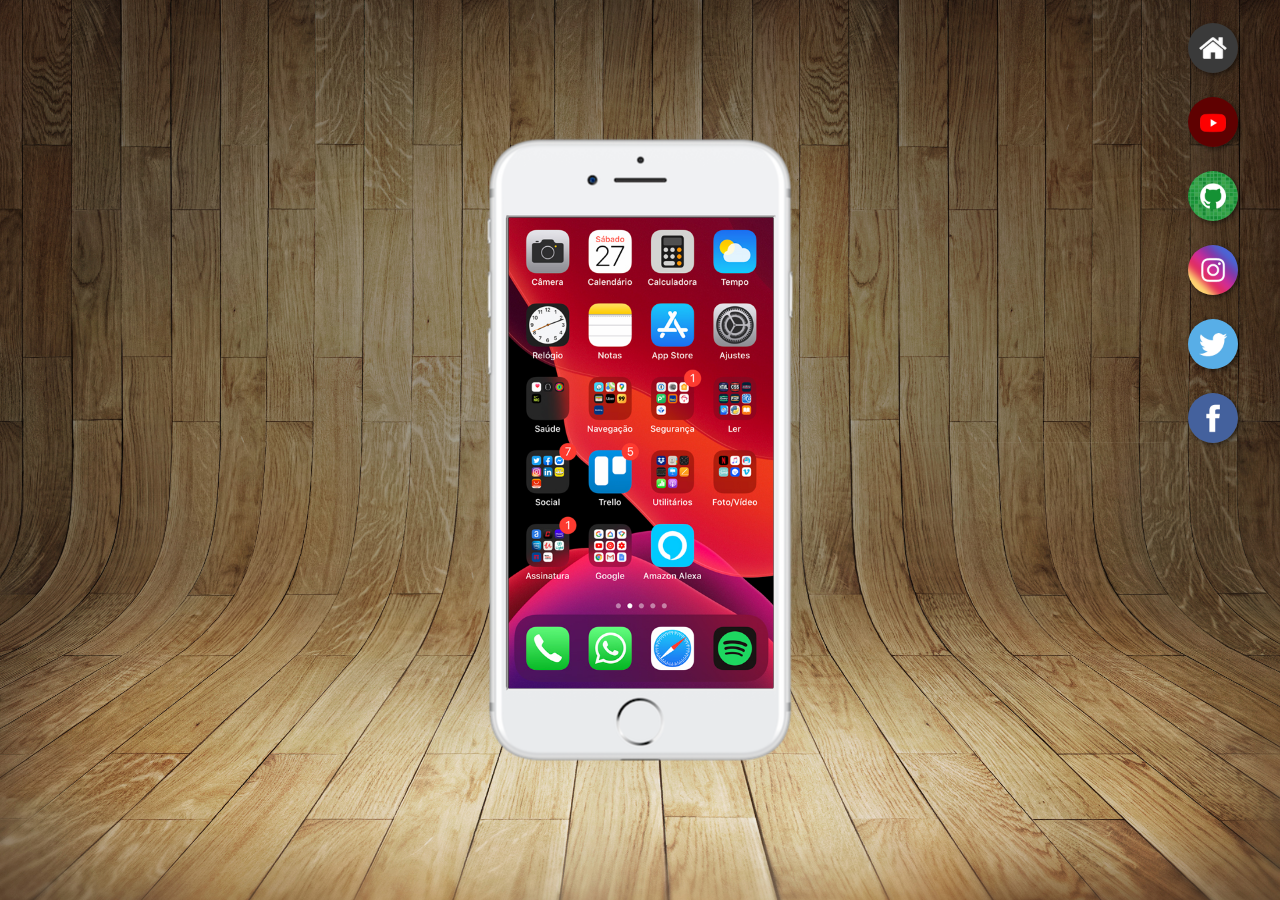
<file: index.html>
<!DOCTYPE html>
<html lang="pt-br">
<head>
    <meta charset="UTF-8">
    <meta name="viewport" content="width=device-width, initial-scale=1.0">
    <title>Rede Social</title>
    <link rel="stylesheet" href="css/estilo.css">
    <link rel="shortcut icon" href="imagens/favicon.ico" type="image/x-icon">
</head>
<body>
    <main>
        <section id="telefone">
            <iframe src="html/home.html" name="tela" id="tela">
                Seu navegador não é compatível com isso!
            </iframe>
        </section>
        <section id="social">
            <a href="html/home.html" target="tela"><img src="imagens/logo-home.jpg" alt="Home"></a><br>
            <a href="html/youtube.html" target="tela"><img src="imagens/logo-youtube.jpg" alt="Youtube"></a><br>
            <a href="html/github.html" target="tela"><img src="imagens/logo-github.jpg" alt="Github"></a><br>
            <a href="html/insta.html" target="tela"><img src="imagens/logo-instagram.jpg" alt="Instagran"></a><br>
            <a href="html/home.html" target="tela"><img src="imagens/logo-twitter.jpg" alt="Twitter"></a><br>
            <a href="html/home.html" target="tela"><img src="imagens/logo-facebook.jpg" alt="Facebook"></a>
        </section>
    </main>
</body>
</html>
</file>
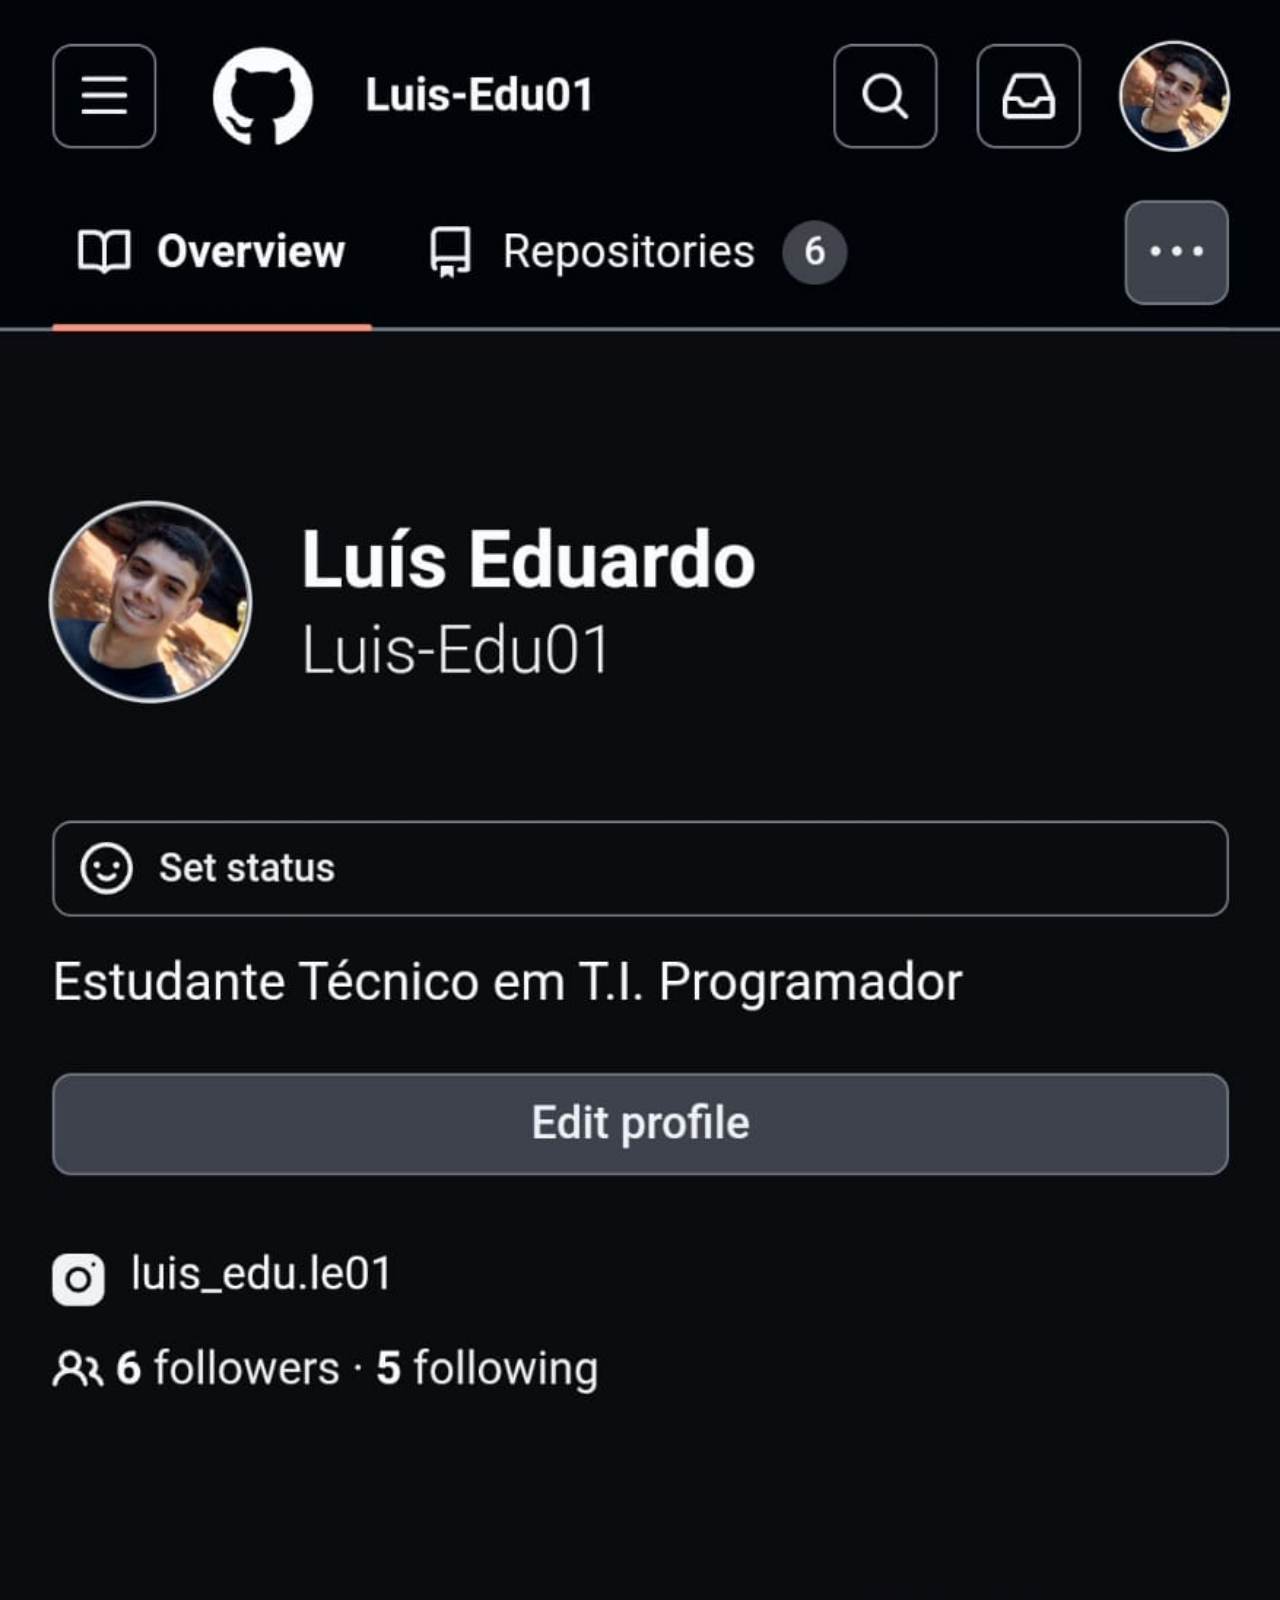
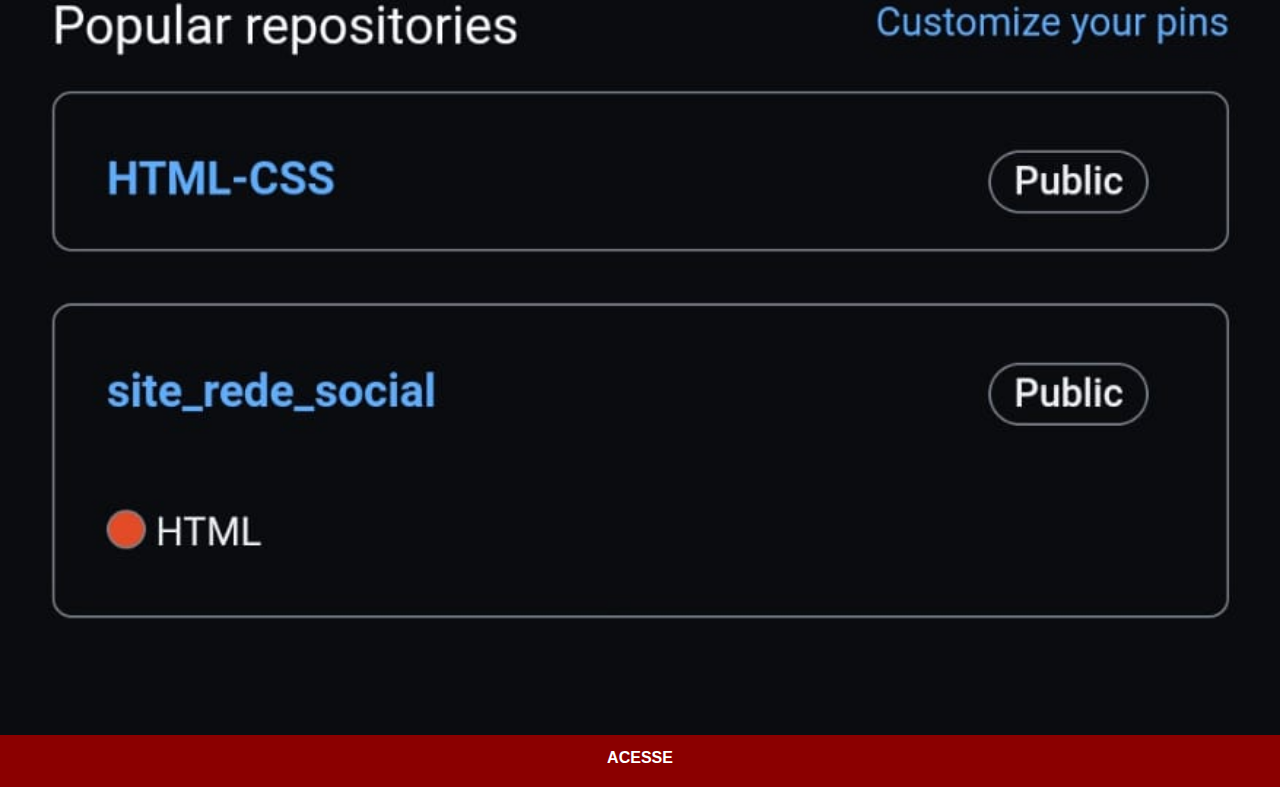
<file: html/github.html>
<!DOCTYPE html>
<html lang="pt-br">
<head>
    <meta charset="UTF-8">
    <meta name="viewport" content="width=device-width, initial-scale=1.0">
    <title>github</title>
    <link rel="stylesheet" href="../css/botoes.css">
</head>
<body>
    <img src="../imagens/github2.jpeg" alt="Github">
    <a href="https://github.com/Luis-Edu01" target="_blank">ACESSE</a>
</body>
</html>
</file>
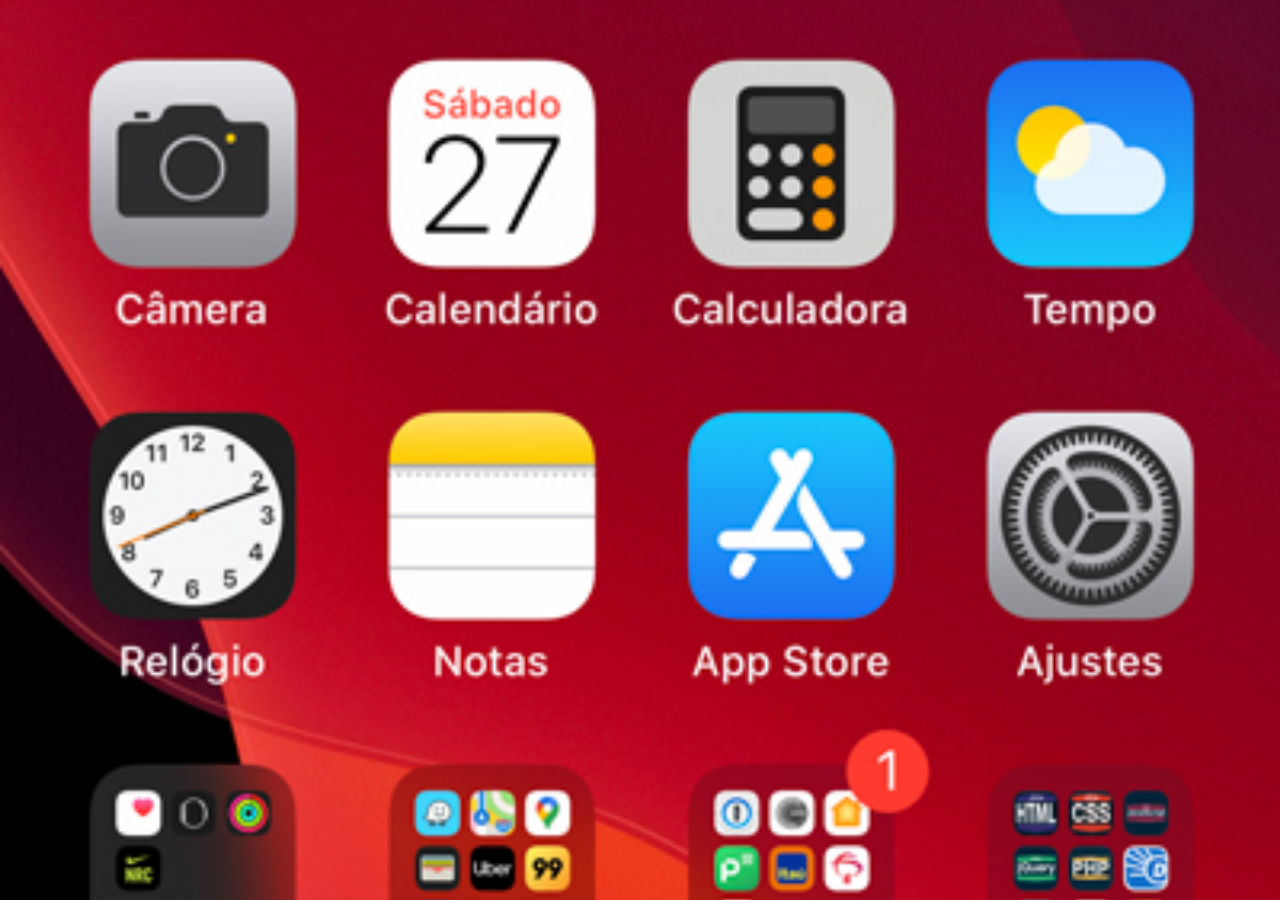
<file: html/home.html>
<!DOCTYPE html>
<html lang="pt-br">
<head>
    <meta charset="UTF-8">
    <meta name="viewport" content="width=device-width, initial-scale=1.0">
    <title>tela</title>
</head>
<style>
    *{
        margin: 0px;
        padding: 0px;
    }
    body{
        width: 100vw;
        height: 100vh;
        background: black url(../imagens/tela-home.jpg) no-repeat top center;
        background-size: cover;
    }
</style>
<body>
    
</body>
</html>
</file>
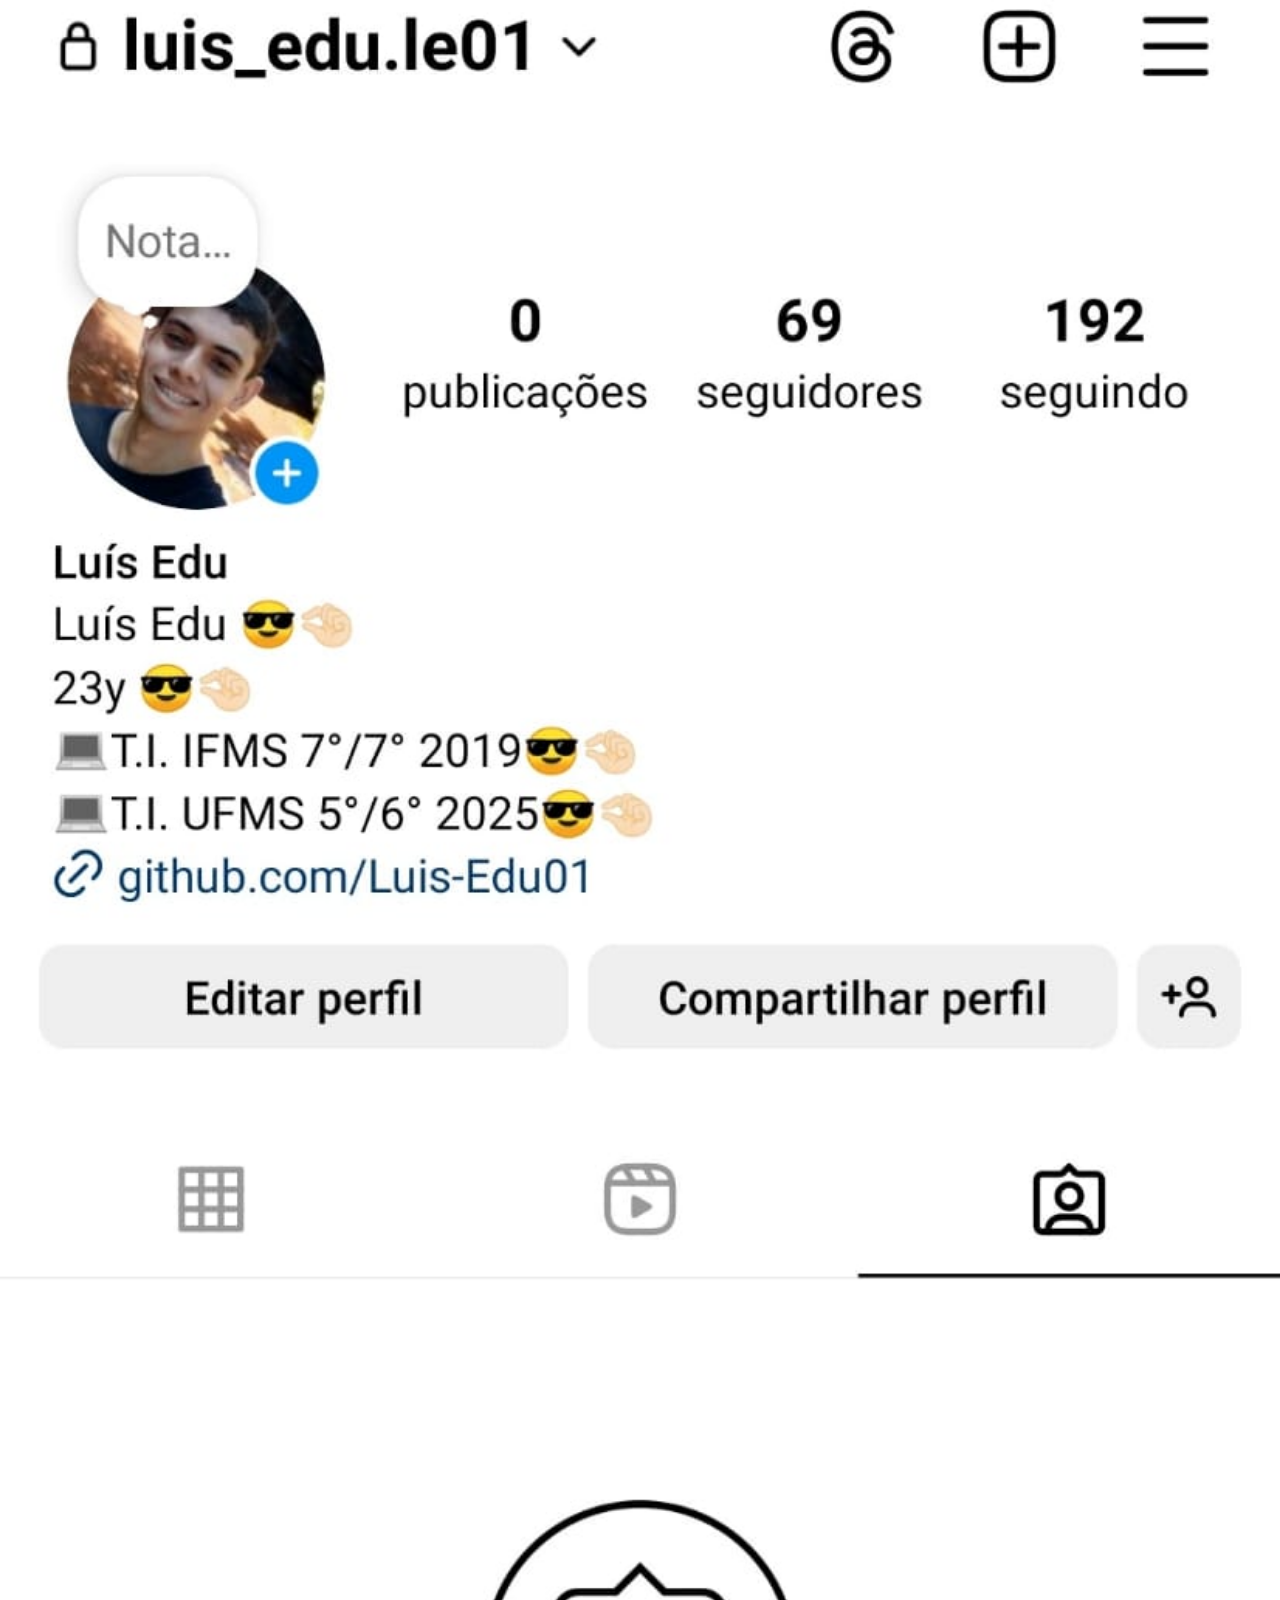
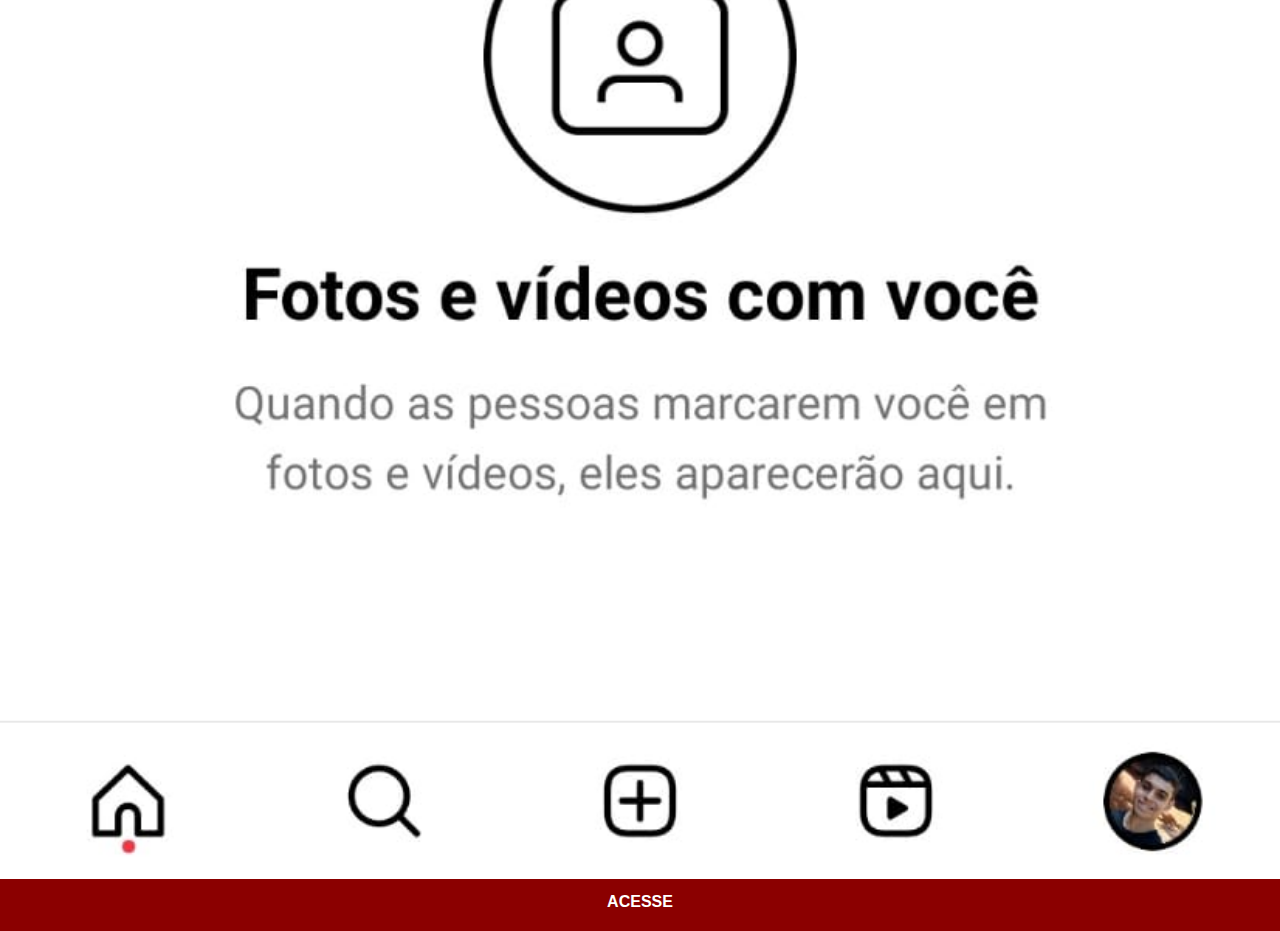
<file: html/insta.html>
<!DOCTYPE html>
<html lang="pt-br">
<head>
    <meta charset="UTF-8">
    <meta name="viewport" content="width=device-width, initial-scale=1.0">
    <title>instagran</title>
    <link rel="stylesheet" href="../css/botoes.css">
</head>
<body>
    <img src="../imagens/instagran2.jpeg" alt="">
    <a href="https://www.instagram.com/luis_edu.le01/" target="_blank">ACESSE</a>
</body>
</html>
</file>
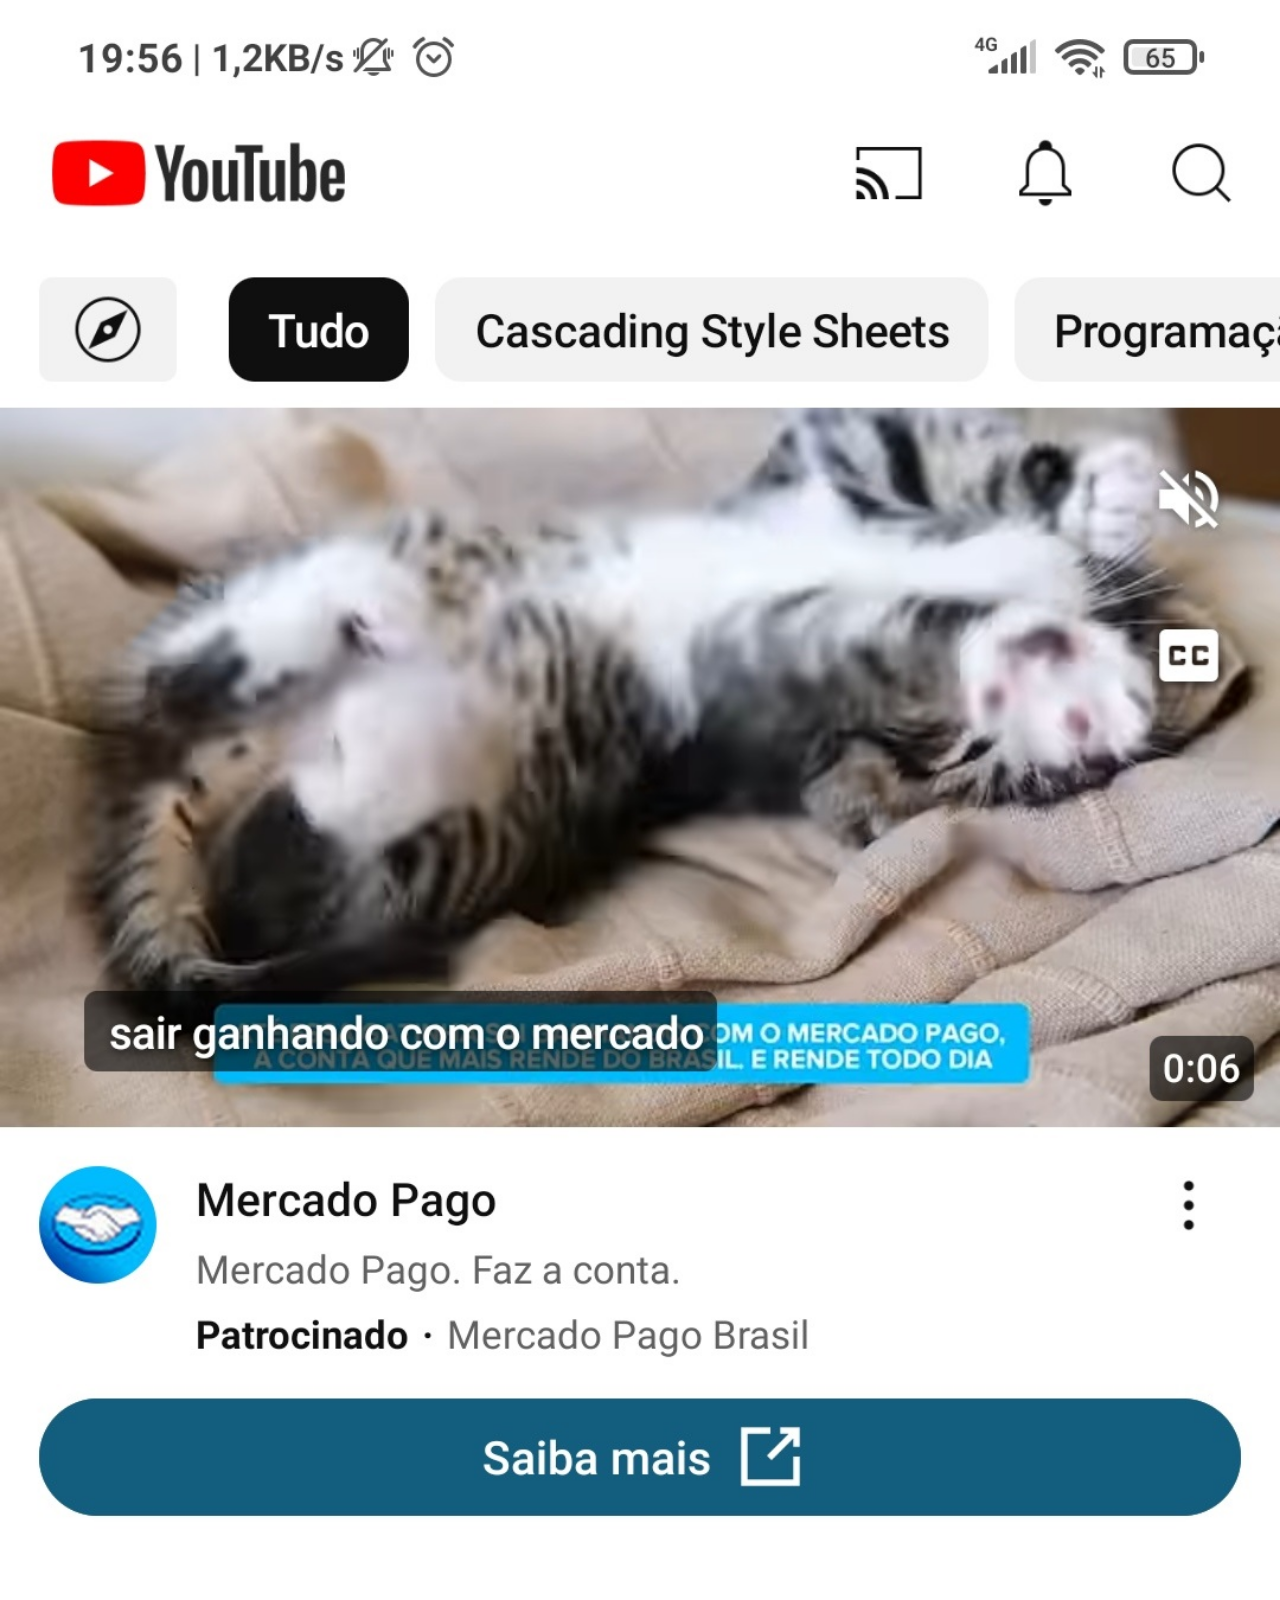
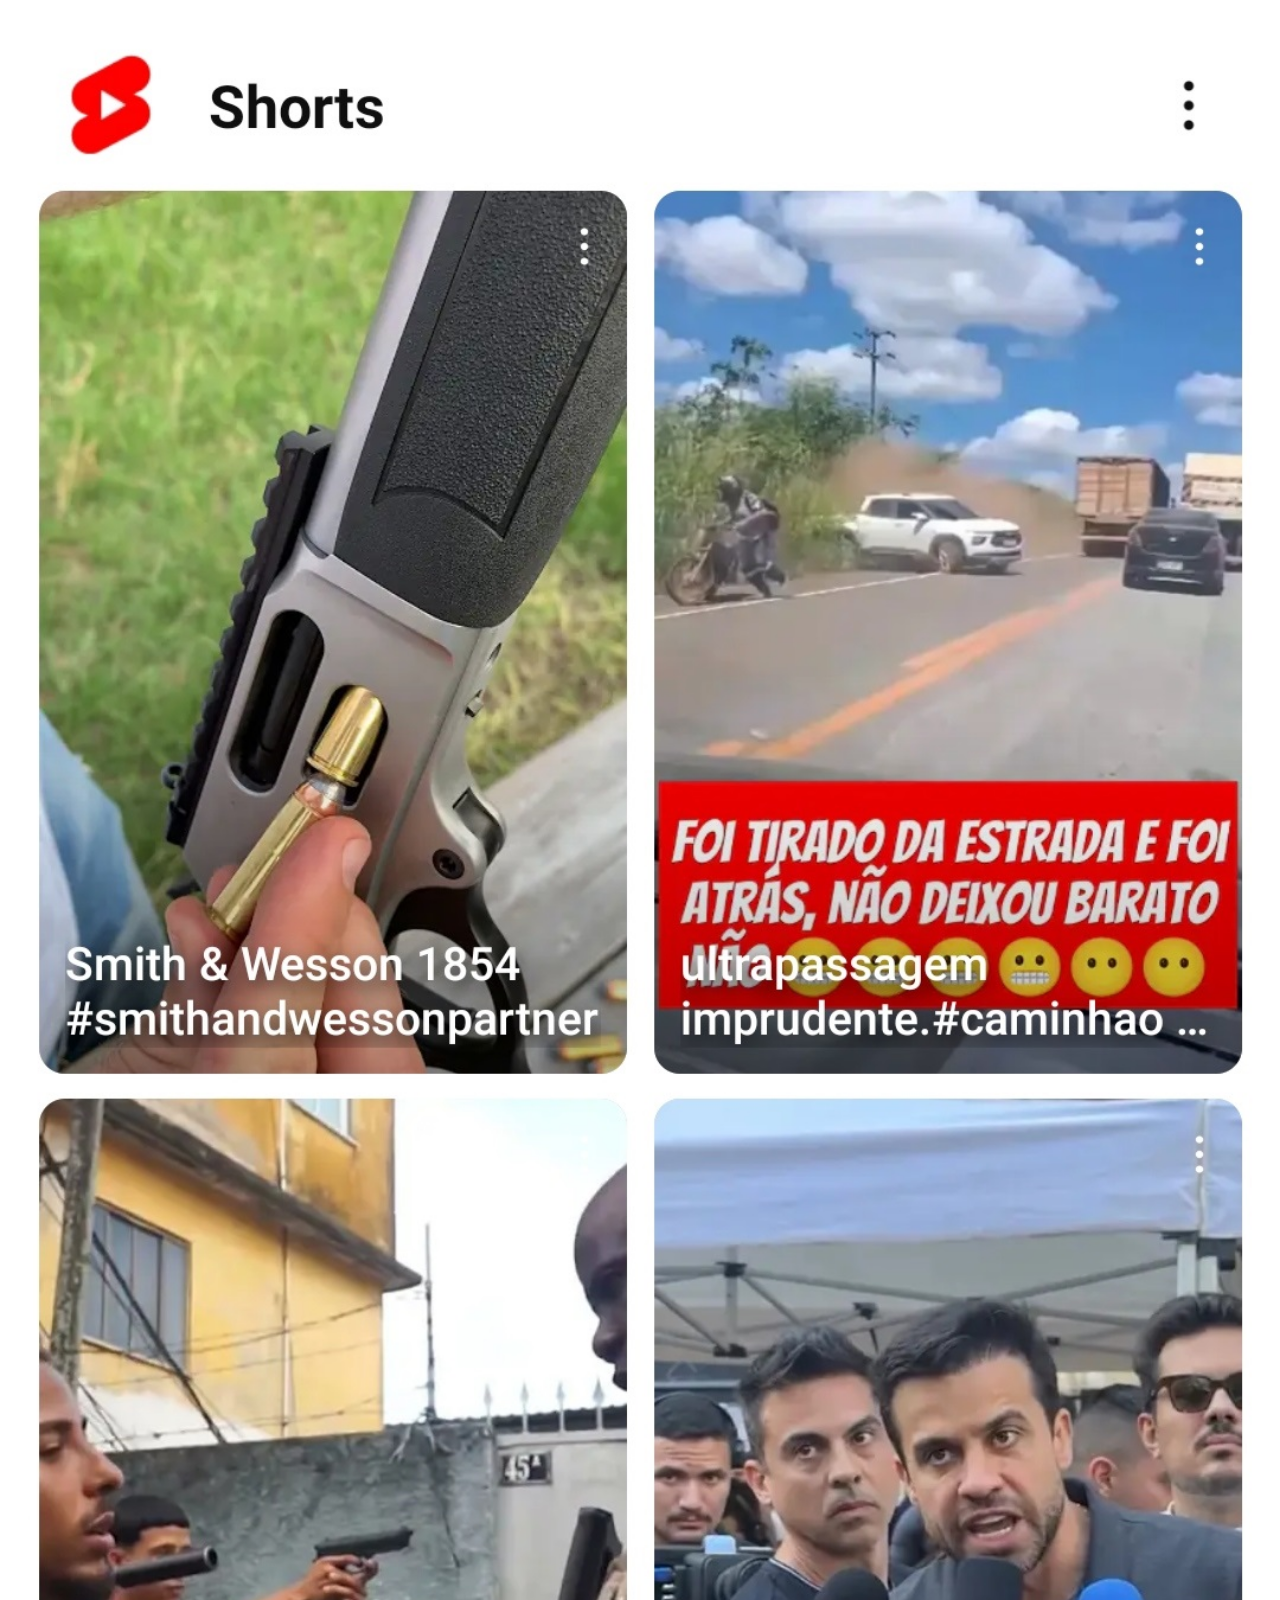
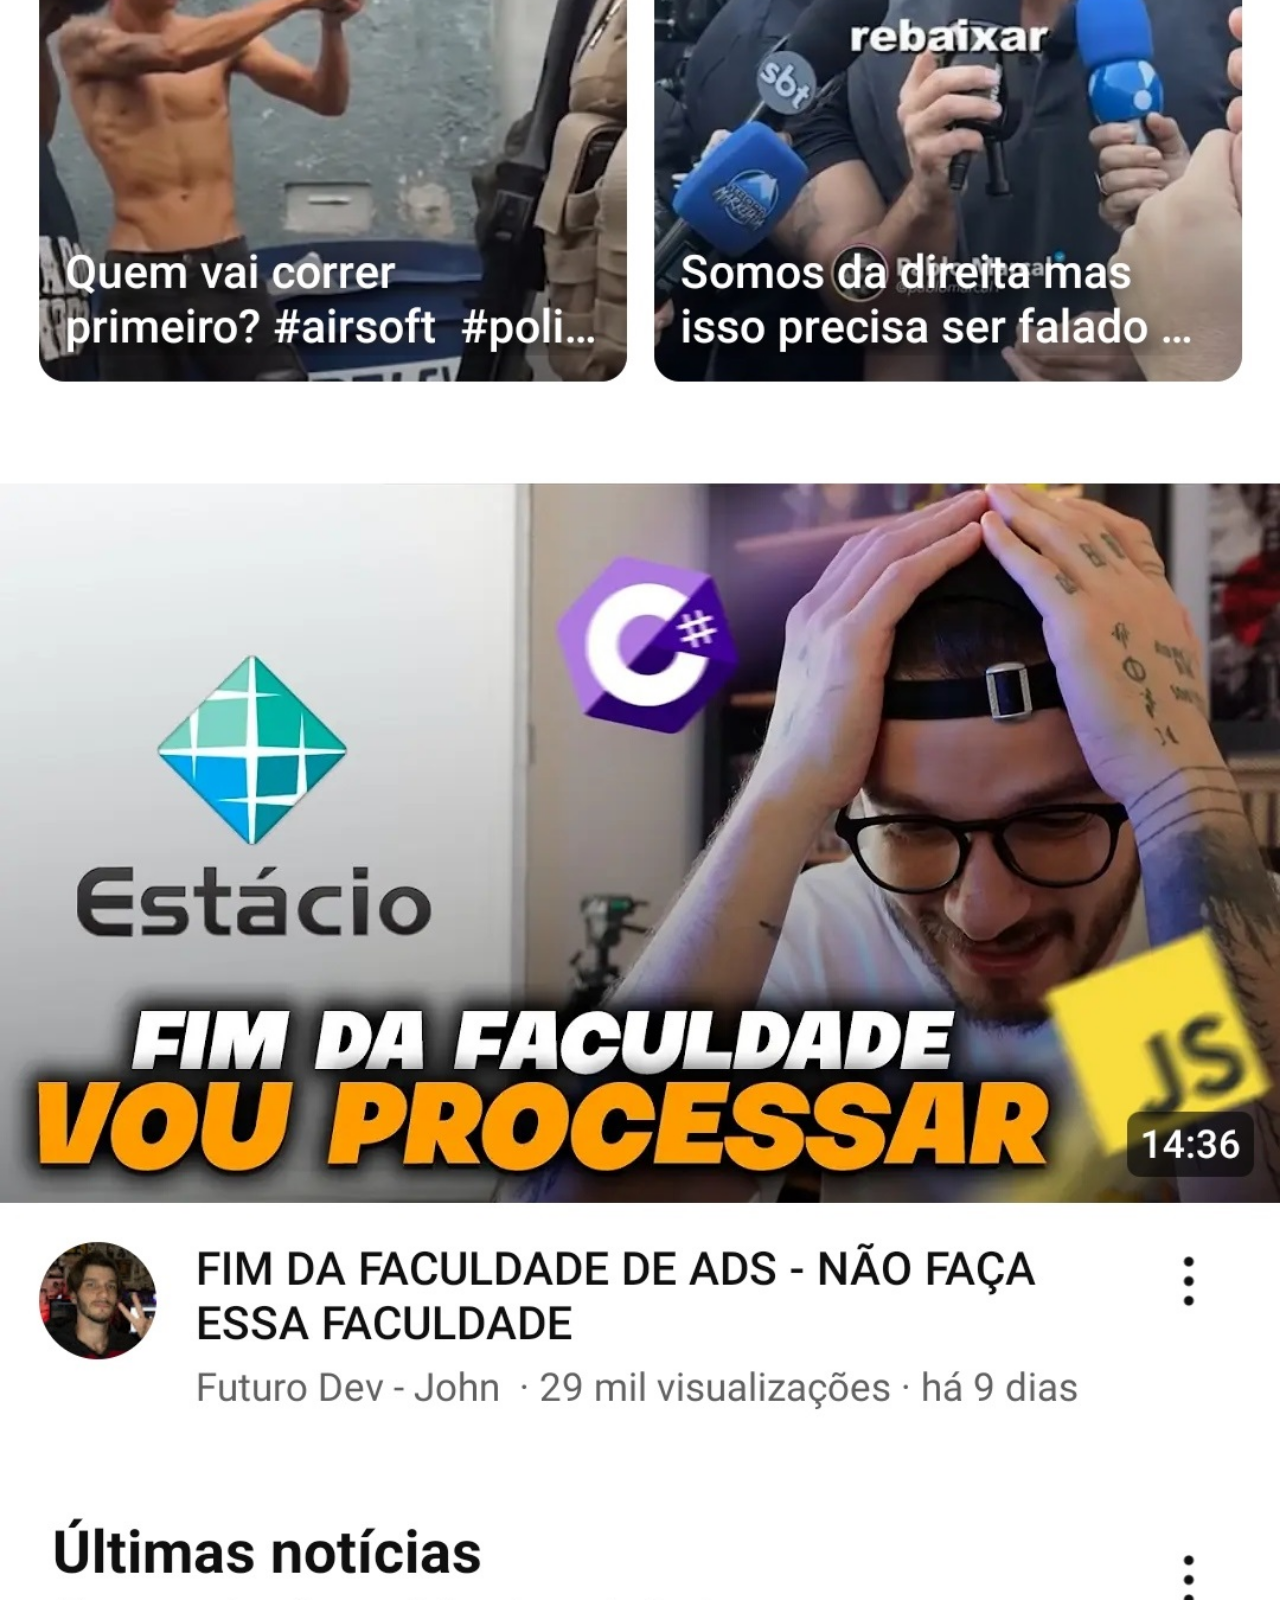
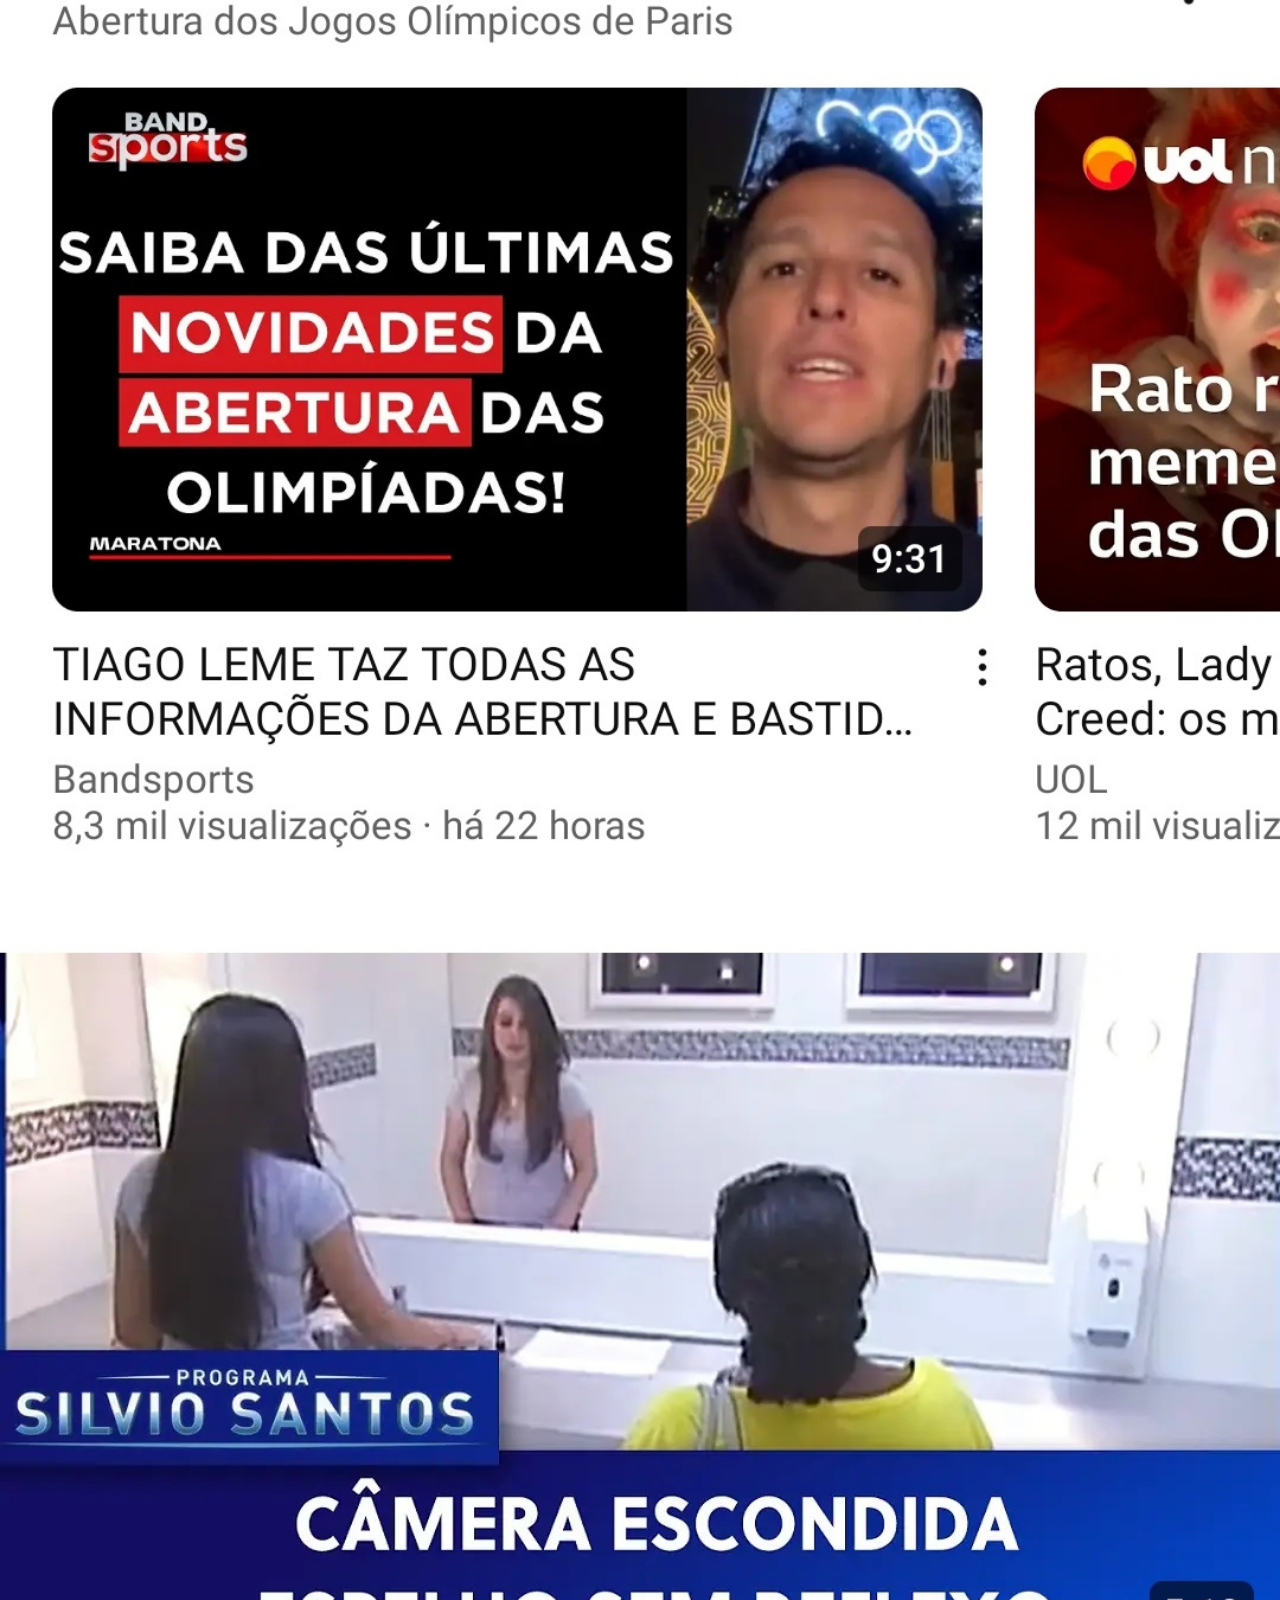
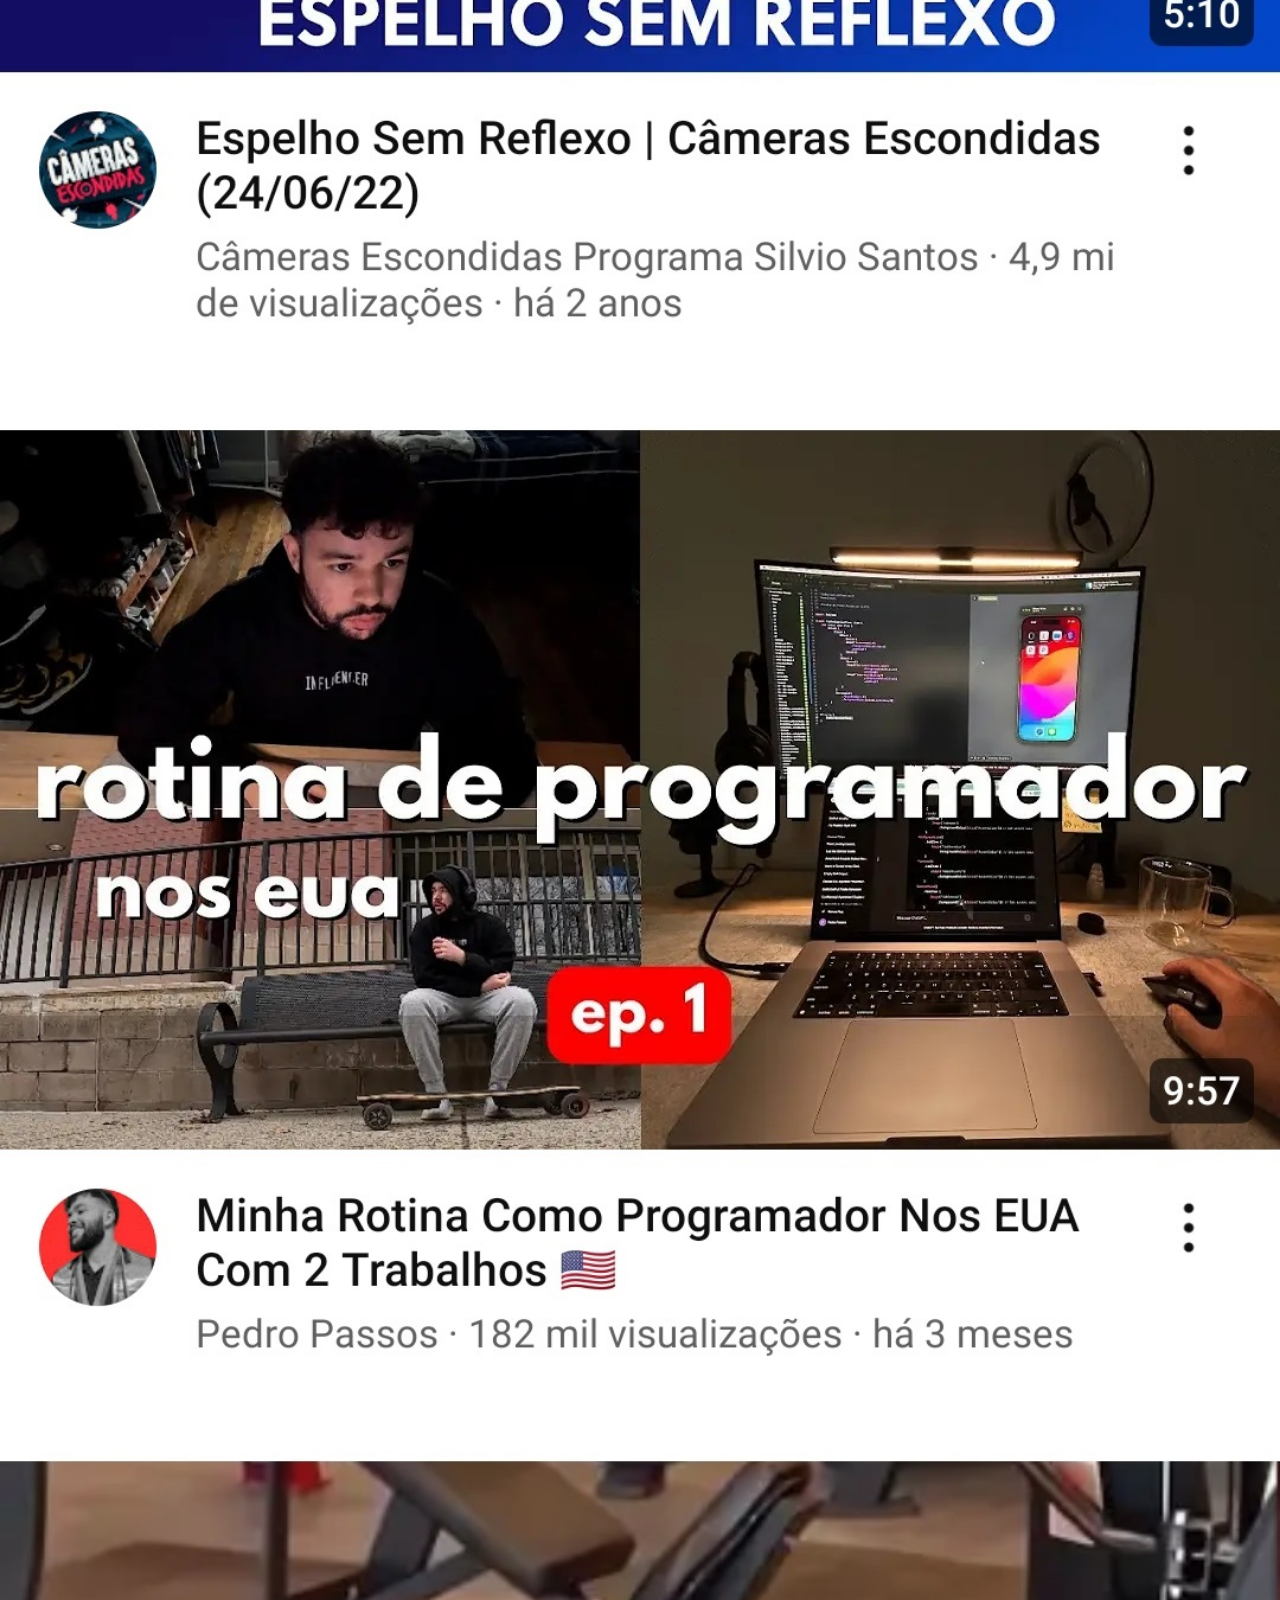
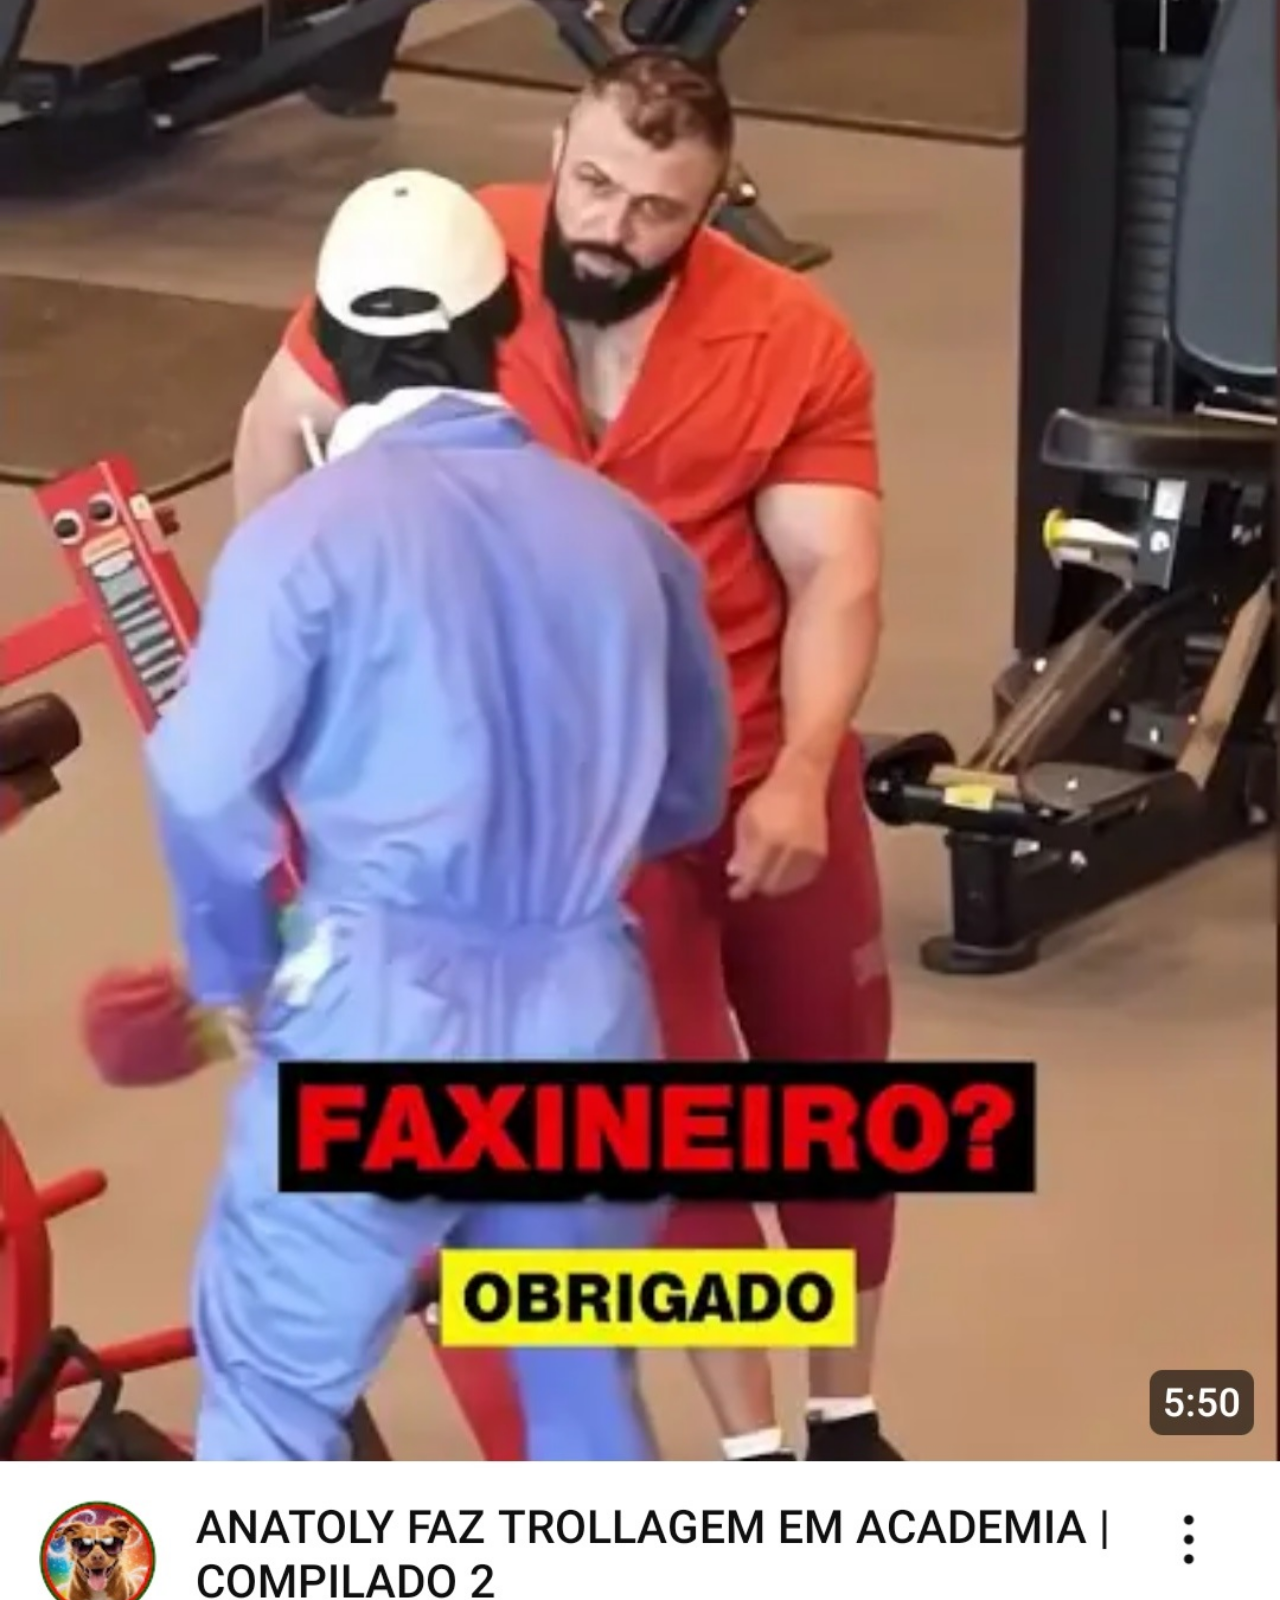
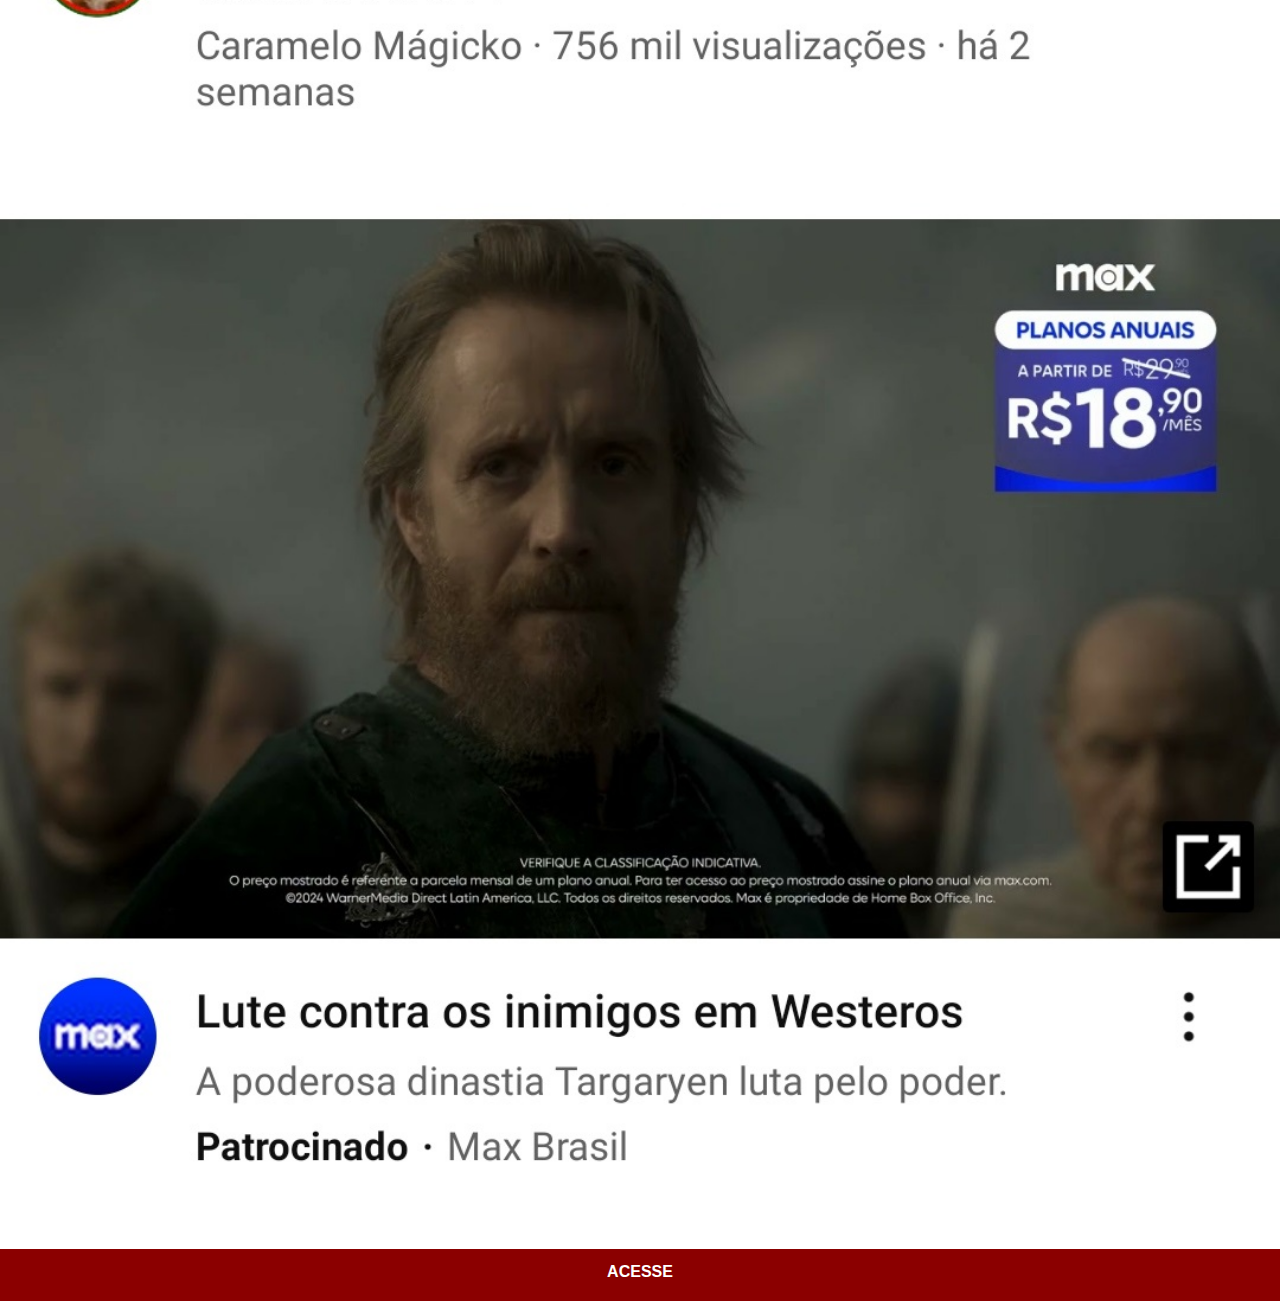
<file: html/youtube.html>
<!DOCTYPE html>
<html lang="pt-br">
<head>
    <meta charset="UTF-8">
    <meta name="viewport" content="width=device-width, initial-scale=1.0">
    <title>youtube</title>
    <link rel="stylesheet" href="../css/botoes.css">
</head>
<body>
    <img src="../imagens/print_youtube.jpg" alt="youtube">
    <a href="https://www.youtube.com/" target="_blank"> ACESSE</a>
</body>
</html>
</file>
<file: css/estilo.css>
@charset "UTF-8";
*{
    padding: 0px;
    margin: 0px;
}
html, body{
    width: 100vw;
    height: 100vh;
    background-color: black;
}
body{
    background: url(../imagens/fundo-madeira.jpg) no-repeat top center;
    background-size: cover;
    background-attachment: fixed;
}
main{
    position: relative;
    height: 100vh;
}
section#telefone{
    position: absolute;
    top: 50%;
    left: 50%;
    transform: translate(-50%, -50%);

    height: 627px;
    width: 311px;
    background:url(../imagens/frame-iphone.png) no-repeat;
}
iframe#tela{
    position: relative;
    top: 79px;
    left: 22px;
    width: 265px;
    height: 471px;
}
section#social{
    text-align: right;
    padding-right: 2.5%;
    padding-top: 1%;
}
section#social > a > img{
    width: 50px;
    margin: 10px;
    border-radius: 50%;
    box-shadow: 2px 2px 5px rgba(0, 0, 0, 0.5);
    box-sizing: border-box;
}
section#social img:hover{
    border: 5px solid rgba(255, 255, 255, 0.658);
    transform: translate(-5px, -5px);
    box-shadow: 5px 5px 10px black;
    transition: transform .3s, border .5s;
}
iframe#github{
    position: relative;
    background-size: cover;
    width: 400px;
    height: 560px;
}
</file>
<file: css/botoes.css>
@charset "UTF-8";
*{
    margin: 0px;
    padding: 0px;
    font-family: Arial, Helvetica, sans-serif;
}
::-webkit-scrollbar{
    width: 0px;
    height: 0px;
}
img{
    width: 100vw;

}
a{
    display: block;
    background-color: darkred;
    color: white;
    padding: 20px;
    margin-top: -10px;
    text-align: center;
    font-weight: bolder;
    text-decoration: none;
}
</file>
